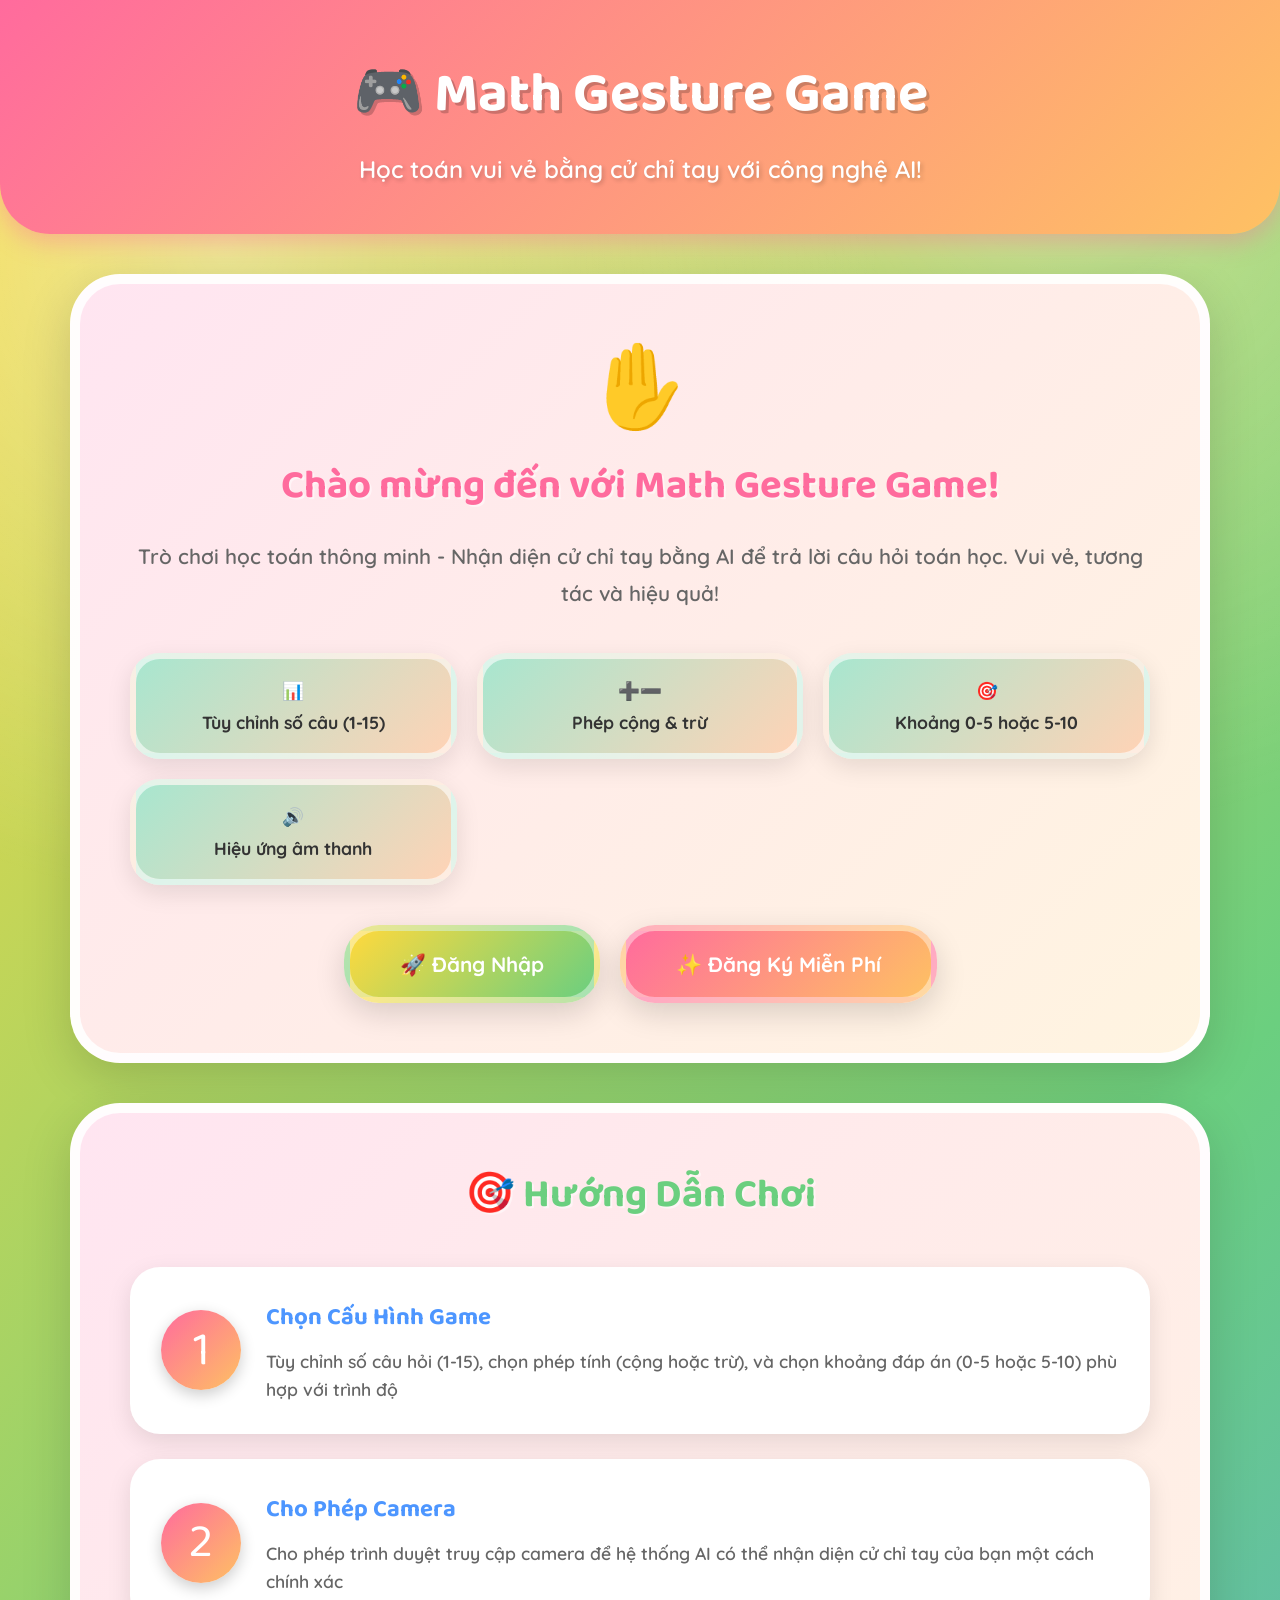
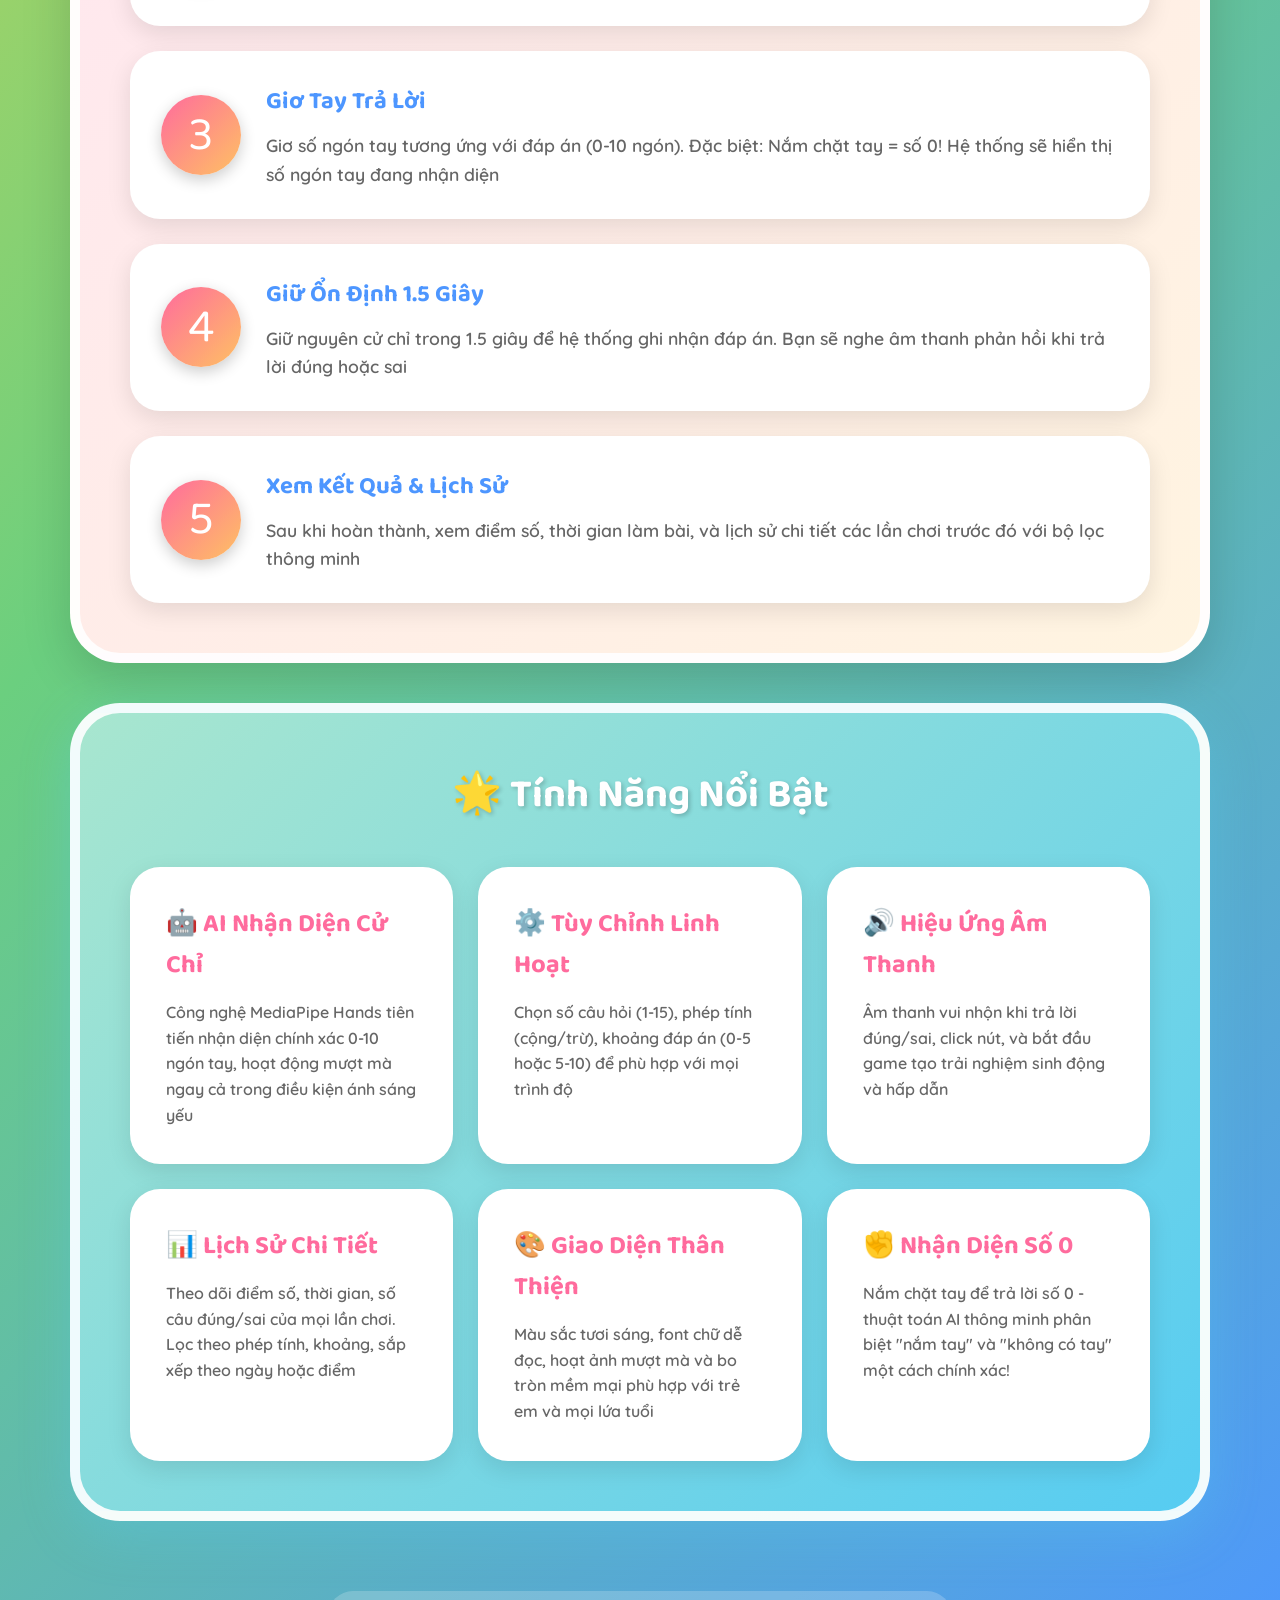
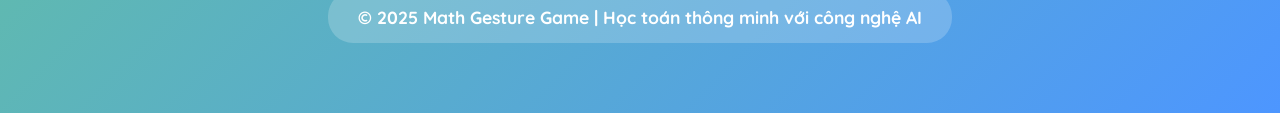
<file: math-gesture-game/index.html>
<!DOCTYPE html>
<html lang="vi">
<head>
    <meta charset="UTF-8">
    <meta name="viewport" content="width=device-width, initial-scale=1.0">
    <title>Math Gesture Game - Học Toán Bằng Cử Chỉ Tay</title>
    <link href="https://fonts.googleapis.com/css2?family=Quicksand:wght@400;500;600;700&family=Baloo+2:wght@400;500;600;700;800&display=swap" rel="stylesheet">
    <style>
        * { margin: 0; padding: 0; box-sizing: border-box; }

        body {
            font-family: 'Quicksand', 'Baloo 2', sans-serif;
            background: linear-gradient(135deg, #FFD93D 0%, #6BCF7F 50%, #4D96FF 100%);
            min-height: 100vh;
            overflow-y: auto;
            position: relative;
        }

        body::before {
            content: '';
            position: fixed;
            top: -50px; left: -50px; right: -50px; bottom: -50px;
            background-image: 
                radial-gradient(circle at 20% 30%, rgba(255,255,255,0.4) 0%, transparent 50%),
                radial-gradient(circle at 80% 20%, rgba(255,255,255,0.3) 0%, transparent 50%);
            animation: floatClouds 30s ease-in-out infinite;
            pointer-events: none;
            z-index: 0;
        }

        @keyframes floatClouds {
            0%, 100% { transform: translate(0, 0); }
            50% { transform: translate(20px, -20px); }
        }

        .header {
            background: linear-gradient(135deg, #FF6B9D 0%, #FEC163 100%);
            padding: 50px 40px;
            box-shadow: 0 8px 25px rgba(255,107,157,0.4);
            border-bottom-left-radius: 50px;
            border-bottom-right-radius: 50px;
            text-align: center;
            position: relative;
            z-index: 10;
        }

        .header h1 {
            font-family: 'Baloo 2', sans-serif;
            font-size: 3.5rem;
            color: white;
            text-shadow: 3px 3px 0 rgba(0,0,0,0.2);
            margin-bottom: 15px;
        }

        .subtitle {
            font-family: 'Quicksand', sans-serif;
            font-size: 1.5rem;
            color: white;
            font-weight: 600;
            text-shadow: 2px 2px 4px rgba(0,0,0,0.2);
        }

        .container {
            max-width: 1200px;
            margin: 0 auto;
            padding: 40px 30px;
            position: relative;
            z-index: 5;
        }

        .intro-card {
            background: linear-gradient(135deg, #FFE5F1, #FFF4E0);
            border-radius: 50px;
            padding: 50px;
            text-align: center;
            box-shadow: 0 15px 50px rgba(0,0,0,0.15);
            border: 10px solid rgba(255,255,255,0.9);
            margin-bottom: 40px;
        }

        .icon {
            font-size: 5rem;
            margin-bottom: 20px;
            animation: bounce 2s infinite;
        }

        @keyframes bounce {
            0%, 100% { transform: translateY(0); }
            50% { transform: translateY(-20px); }
        }

        .intro-card h2 {
            font-family: 'Baloo 2', sans-serif;
            color: #FF6B9D;
            font-size: 2.5rem;
            margin-bottom: 20px;
            text-shadow: 2px 2px 0 rgba(255,255,255,0.5);
        }

        .intro-card p {
            font-size: 1.3rem;
            color: #666;
            margin-bottom: 30px;
            line-height: 1.8;
            font-weight: 600;
        }

        .features {
            display: grid;
            grid-template-columns: repeat(auto-fit, minmax(250px, 1fr));
            gap: 20px;
            margin: 40px 0;
        }

        .feature-item {
            background: linear-gradient(135deg, #A8E6CF, #FFD3B6);
            padding: 20px;
            border-radius: 30px;
            border: 6px solid rgba(255,255,255,0.6);
            box-shadow: 0 8px 25px rgba(0,0,0,0.1);
            text-align: center;
            transition: all 0.3s;
        }

        .feature-item:hover {
            transform: translateY(-5px);
            box-shadow: 0 12px 35px rgba(0,0,0,0.2);
        }

        .feature-icon {
            font-size: 2.5rem;
            display: block;
            margin-bottom: 10px;
        }

        .feature-item span {
            font-size: 1.1rem;
            font-weight: 700;
            color: #333;
        }

        .buttons {
            display: flex;
            gap: 20px;
            justify-content: center;
            flex-wrap: wrap;
            margin-top: 40px;
        }

        .btn {
            font-family: 'Quicksand', sans-serif;
            padding: 20px 50px;
            border: none;
            border-radius: 35px;
            font-size: 1.3rem;
            font-weight: 700;
            cursor: pointer;
            transition: all 0.3s cubic-bezier(0.68, -0.55, 0.265, 1.55);
            box-shadow: 0 10px 30px rgba(0,0,0,0.15);
            border: 6px solid rgba(255,255,255,0.4);
            text-decoration: none;
            display: inline-block;
        }

        .btn:hover {
            transform: translateY(-5px) scale(1.05);
            box-shadow: 0 15px 40px rgba(0,0,0,0.25);
        }

        .btn-primary {
            background: linear-gradient(135deg, #FFD93D, #6BCF7F);
            color: white;
        }

        .btn-secondary {
            background: linear-gradient(135deg, #FF6B9D, #FEC163);
            color: white;
        }

        .how-to-play {
            background: linear-gradient(135deg, #FFE5F1, #FFF4E0);
            border-radius: 50px;
            padding: 50px;
            box-shadow: 0 15px 50px rgba(0,0,0,0.15);
            border: 10px solid rgba(255,255,255,0.9);
            margin-bottom: 40px;
        }

        .how-to-play h3 {
            font-family: 'Baloo 2', sans-serif;
            color: #6BCF7F;
            font-size: 2.5rem;
            text-align: center;
            margin-bottom: 40px;
            text-shadow: 2px 2px 0 rgba(255,255,255,0.5);
        }

        .steps {
            display: grid;
            gap: 25px;
        }

        .step {
            background: white;
            padding: 25px;
            border-radius: 30px;
            border: 6px solid rgba(255,255,255,0.6);
            display: flex;
            align-items: center;
            gap: 25px;
            box-shadow: 0 8px 25px rgba(0,0,0,0.1);
            transition: all 0.3s;
        }

        .step:hover {
            transform: translateX(10px);
            box-shadow: 0 12px 35px rgba(0,0,0,0.2);
        }

        .step-number {
            font-family: 'Baloo 2', sans-serif;
            font-size: 3rem;
            color: white;
            background: linear-gradient(135deg, #FF6B9D, #FEC163);
            width: 80px;
            height: 80px;
            border-radius: 50%;
            display: flex;
            align-items: center;
            justify-content: center;
            box-shadow: 0 5px 15px rgba(0,0,0,0.2);
            flex-shrink: 0;
        }

        .step-content h4 {
            font-family: 'Baloo 2', sans-serif;
            color: #4D96FF;
            font-size: 1.5rem;
            margin-bottom: 10px;
        }

        .step-content p {
            color: #666;
            font-size: 1.1rem;
            line-height: 1.6;
            font-weight: 600;
        }

        .highlights {
            background: linear-gradient(135deg, #A8E6CF, #56CCF2);
            border-radius: 50px;
            padding: 50px;
            box-shadow: 0 15px 50px rgba(86,204,242,0.3);
            border: 10px solid rgba(255,255,255,0.9);
            margin-bottom: 40px;
        }

        .highlights h3 {
            font-family: 'Baloo 2', sans-serif;
            color: white;
            font-size: 2.5rem;
            text-align: center;
            margin-bottom: 40px;
            text-shadow: 2px 2px 4px rgba(0,0,0,0.2);
        }

        .highlight-grid {
            display: grid;
            grid-template-columns: repeat(auto-fit, minmax(300px, 1fr));
            gap: 25px;
        }

        .highlight-card {
            background: white;
            padding: 30px;
            border-radius: 30px;
            border: 6px solid rgba(255,255,255,0.6);
            box-shadow: 0 8px 25px rgba(0,0,0,0.1);
            transition: all 0.3s;
        }

        .highlight-card:hover {
            transform: translateY(-8px);
            box-shadow: 0 15px 40px rgba(0,0,0,0.25);
        }

        .highlight-card h4 {
            font-family: 'Baloo 2', sans-serif;
            color: #FF6B9D;
            font-size: 1.6rem;
            margin-bottom: 15px;
        }

        .highlight-card p {
            color: #666;
            font-size: 1rem;
            line-height: 1.6;
            font-weight: 600;
        }

        .footer {
            text-align: center;
            padding: 30px;
            margin-top: 40px;
        }

        .footer p {
            font-size: 1.1rem;
            color: white;
            font-weight: 700;
            background: rgba(255,255,255,0.2);
            padding: 15px 30px;
            border-radius: 25px;
            display: inline-block;
        }

        @media (max-width: 768px) {
            .header h1 { font-size: 2.5rem; }
            .subtitle { font-size: 1.2rem; }
            .intro-card, .how-to-play, .highlights { padding: 30px; }
            .features { grid-template-columns: 1fr; }
            .step { flex-direction: column; text-align: center; }
            .step-number { width: 60px; height: 60px; font-size: 2rem; }
        }
    </style>
</head>
<body>
    <div class="header">
        <h1>🎮 Math Gesture Game</h1>
        <p class="subtitle">Học toán vui vẻ bằng cử chỉ tay với công nghệ AI!</p>
    </div>

    <div class="container">
        <div class="intro-card">
            <div class="icon">✋</div>
            <h2>Chào mừng đến với Math Gesture Game!</h2>
            <p>Trò chơi học toán thông minh - Nhận diện cử chỉ tay bằng AI để trả lời câu hỏi toán học. Vui vẻ, tương tác và hiệu quả!</p>
            
            <div class="features">
                <div class="feature-item">
                    <span class="feature-icon">📊</span>
                    <span>Tùy chỉnh số câu (1-15)</span>
                </div>
                <div class="feature-item">
                    <span class="feature-icon">➕➖</span>
                    <span>Phép cộng & trừ</span>
                </div>
                <div class="feature-item">
                    <span class="feature-icon">🎯</span>
                    <span>Khoảng 0-5 hoặc 5-10</span>
                </div>
                <div class="feature-item">
                    <span class="feature-icon">🔊</span>
                    <span>Hiệu ứng âm thanh</span>
                </div>
            </div>

            <div class="buttons">
                <a href="login.html" class="btn btn-primary">🚀 Đăng Nhập</a>
                <a href="login.html?register=true" class="btn btn-secondary">✨ Đăng Ký Miễn Phí</a>
            </div>
        </div>

        <div class="how-to-play">
            <h3>🎯 Hướng Dẫn Chơi</h3>
            <div class="steps">
                <div class="step">
                    <div class="step-number">1</div>
                    <div class="step-content">
                        <h4>Chọn Cấu Hình Game</h4>
                        <p>Tùy chỉnh số câu hỏi (1-15), chọn phép tính (cộng hoặc trừ), và chọn khoảng đáp án (0-5 hoặc 5-10) phù hợp với trình độ</p>
                    </div>
                </div>
                <div class="step">
                    <div class="step-number">2</div>
                    <div class="step-content">
                        <h4>Cho Phép Camera</h4>
                        <p>Cho phép trình duyệt truy cập camera để hệ thống AI có thể nhận diện cử chỉ tay của bạn một cách chính xác</p>
                    </div>
                </div>
                <div class="step">
                    <div class="step-number">3</div>
                    <div class="step-content">
                        <h4>Giơ Tay Trả Lời</h4>
                        <p>Giơ số ngón tay tương ứng với đáp án (0-10 ngón). Đặc biệt: Nắm chặt tay = số 0! Hệ thống sẽ hiển thị số ngón tay đang nhận diện</p>
                    </div>
                </div>
                <div class="step">
                    <div class="step-number">4</div>
                    <div class="step-content">
                        <h4>Giữ Ổn Định 1.5 Giây</h4>
                        <p>Giữ nguyên cử chỉ trong 1.5 giây để hệ thống ghi nhận đáp án. Bạn sẽ nghe âm thanh phản hồi khi trả lời đúng hoặc sai</p>
                    </div>
                </div>
                <div class="step">
                    <div class="step-number">5</div>
                    <div class="step-content">
                        <h4>Xem Kết Quả & Lịch Sử</h4>
                        <p>Sau khi hoàn thành, xem điểm số, thời gian làm bài, và lịch sử chi tiết các lần chơi trước đó với bộ lọc thông minh</p>
                    </div>
                </div>
            </div>
        </div>

        <div class="highlights">
            <h3>🌟 Tính Năng Nổi Bật</h3>
            <div class="highlight-grid">
                <div class="highlight-card">
                    <h4>🤖 AI Nhận Diện Cử Chỉ</h4>
                    <p>Công nghệ MediaPipe Hands tiên tiến nhận diện chính xác 0-10 ngón tay, hoạt động mượt mà ngay cả trong điều kiện ánh sáng yếu</p>
                </div>
                <div class="highlight-card">
                    <h4>⚙️ Tùy Chỉnh Linh Hoạt</h4>
                    <p>Chọn số câu hỏi (1-15), phép tính (cộng/trừ), khoảng đáp án (0-5 hoặc 5-10) để phù hợp với mọi trình độ</p>
                </div>
                <div class="highlight-card">
                    <h4>🔊 Hiệu Ứng Âm Thanh</h4>
                    <p>Âm thanh vui nhộn khi trả lời đúng/sai, click nút, và bắt đầu game tạo trải nghiệm sinh động và hấp dẫn</p>
                </div>
                <div class="highlight-card">
                    <h4>📊 Lịch Sử Chi Tiết</h4>
                    <p>Theo dõi điểm số, thời gian, số câu đúng/sai của mọi lần chơi. Lọc theo phép tính, khoảng, sắp xếp theo ngày hoặc điểm</p>
                </div>
                <div class="highlight-card">
                    <h4>🎨 Giao Diện Thân Thiện</h4>
                    <p>Màu sắc tươi sáng, font chữ dễ đọc, hoạt ảnh mượt mà và bo tròn mềm mại phù hợp với trẻ em và mọi lứa tuổi</p>
                </div>
                <div class="highlight-card">
                    <h4>✊ Nhận Diện Số 0</h4>
                    <p>Nắm chặt tay để trả lời số 0 - thuật toán AI thông minh phân biệt "nắm tay" và "không có tay" một cách chính xác!</p>
                </div>
            </div>
        </div>

        <div class="footer">
            <p>© 2025 Math Gesture Game | Học toán thông minh với công nghệ AI</p>
        </div>
    </div>
</body>
</html>
</file>
